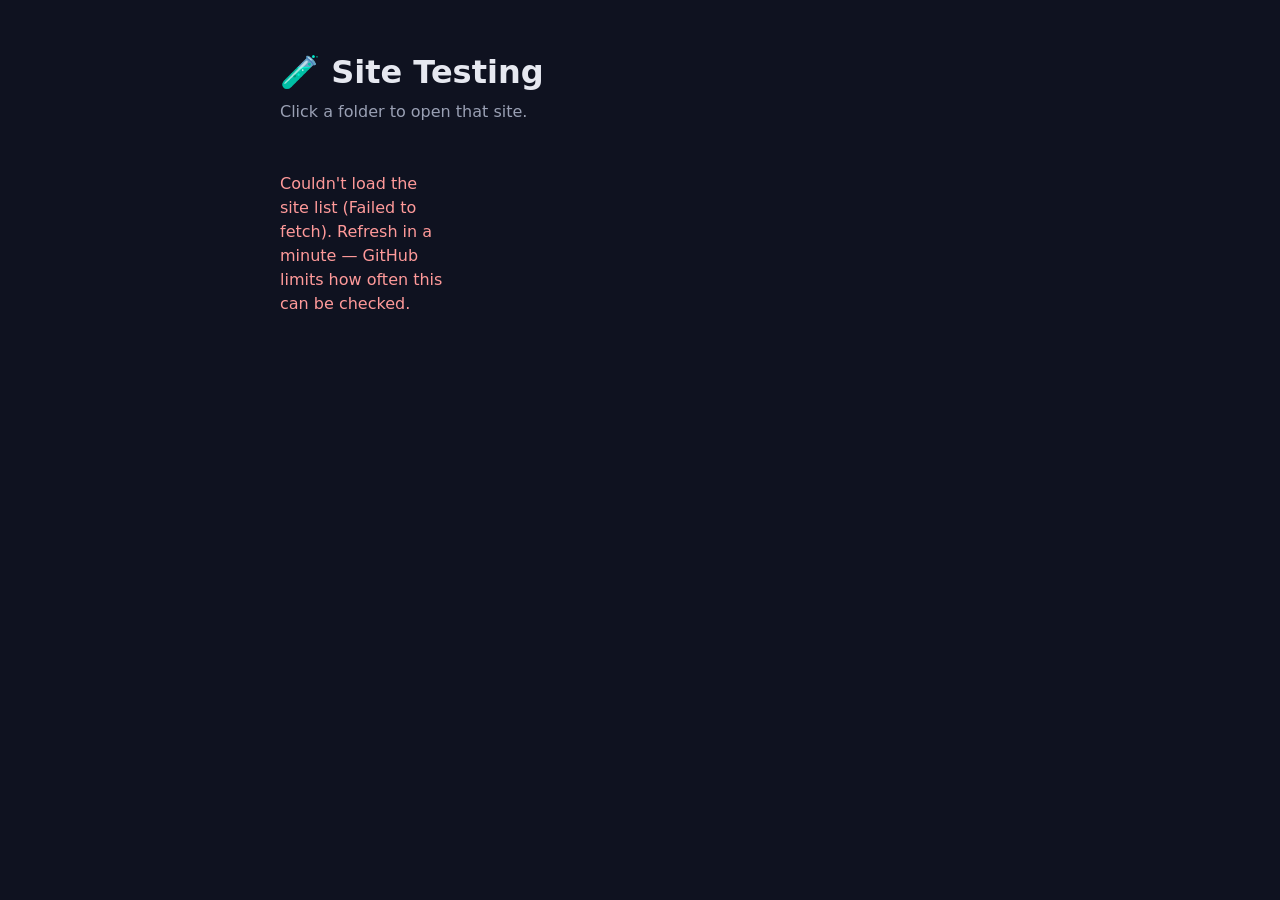
<file: index.html>
<!DOCTYPE html>
<html lang="en">
<head>
  <meta charset="UTF-8" />
  <meta name="viewport" content="width=device-width, initial-scale=1.0" />
  <title>Site Testing</title>
  <link rel="stylesheet" href="./assets/style.css" />
</head>
<body>
  <main class="hub">
    <header class="hub__header">
      <h1>🧪 Site Testing</h1>
      <p class="hub__subtitle">Click a folder to open that site.</p>
    </header>

    <ul id="folders" class="folders">
      <li class="status" id="status">Loading sites…</li>
    </ul>
  </main>

  <script src="./assets/folders.js"></script>
</body>
</html>
</file>
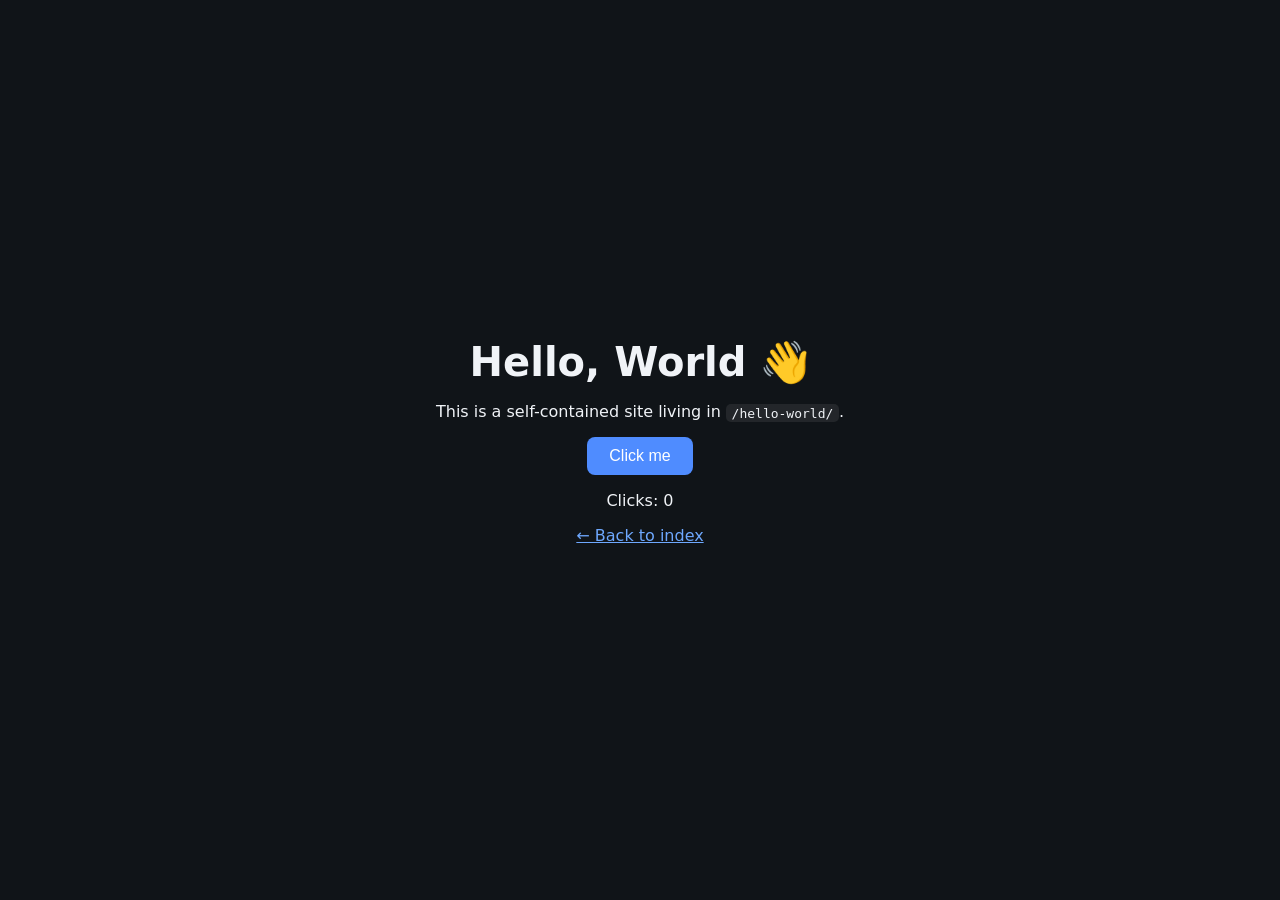
<file: hello-world/index.html>
<!DOCTYPE html>
<html lang="en">
<head>
  <meta charset="UTF-8" />
  <meta name="viewport" content="width=device-width, initial-scale=1.0" />
  <title>Hello World</title>
  <link rel="stylesheet" href="./style.css" />
</head>
<body>
  <main>
    <h1>Hello, World 👋</h1>
    <p>This is a self-contained site living in <code>/hello-world/</code>.</p>
    <button id="clickBtn">Click me</button>
    <p id="count">Clicks: 0</p>
    <p><a href="../">← Back to index</a></p>
  </main>
  <script src="./script.js"></script>
</body>
</html>
</file>
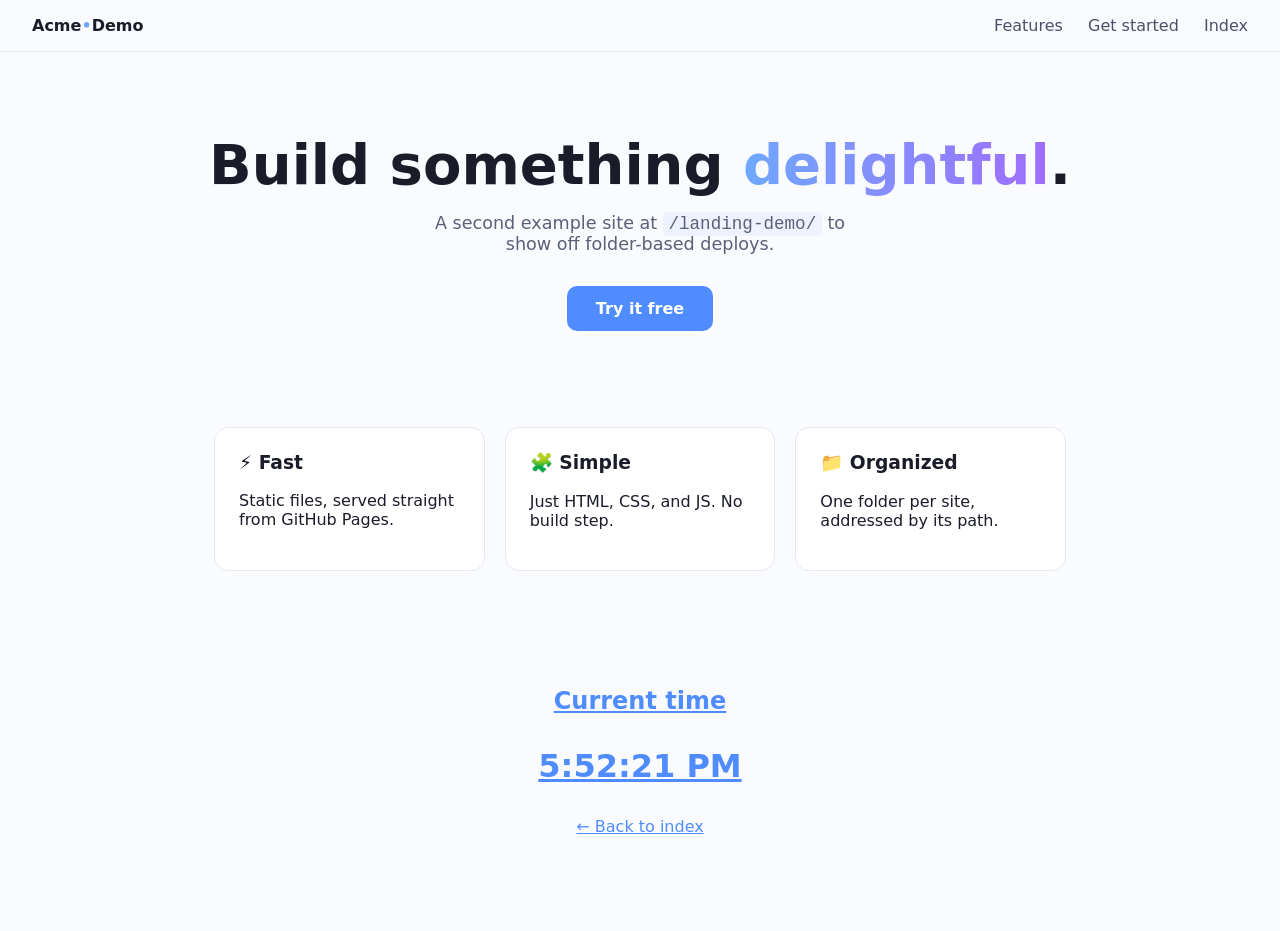
<file: landing-demo/index.html>
<!DOCTYPE html>
<html lang="en">
<head>
  <meta charset="UTF-8" />
  <meta name="viewport" content="width=device-width, initial-scale=1.0" />
  <title>Landing Demo</title>
  <link rel="stylesheet" href="./style.css" />
</head>
<body>
  <header class="nav">
    <span class="nav__brand">Acme<span>•</span>Demo</span>
    <nav>
      <a href="#features">Features</a>
      <a href="#cta">Get started</a>
      <a href="../">Index</a>
    </nav>
  </header>

  <section class="hero">
    <h1>Build something <span class="grad">delightful</span>.</h1>
    <p>A second example site at <code>/landing-demo/</code> to show off folder-based deploys.</p>
    <a class="btn" href="#cta">Try it free</a>
  </section>

  <section id="features" class="features">
    <article><h3>⚡ Fast</h3><p>Static files, served straight from GitHub Pages.</p></article>
    <article><h3>🧩 Simple</h3><p>Just HTML, CSS, and JS. No build step.</p></article>
    <article><h3>📁 Organized</h3><p>One folder per site, addressed by its path.</p></article>
  </section>

<a href="/<a href="/knuvu-wireframes-v4_26_19_12.html" download>
  
  <section id="cta" class="cta">
    <h2>Current time</h2>
    <p class="clock" id="clock">—</p>
    <p><a href="../">← Back to index</a></p>
  </section>

  <script src="./script.js"></script>
</body>
</html>
</file>
<file: assets/style.css>
:root {
  --bg: #0f1220;
  --panel: #181c2e;
  --text: #e6e8f0;
  --muted: #9aa0b4;
  --accent: #6ea8fe;
  --border: #2a3050;
}

* { box-sizing: border-box; }

body {
  margin: 0;
  font-family: system-ui, -apple-system, "Segoe UI", Roboto, sans-serif;
  background: var(--bg);
  color: var(--text);
  line-height: 1.5;
}

.hub {
  max-width: 760px;
  margin: 0 auto;
  padding: 3rem 1.25rem 4rem;
}

.hub__header h1 { margin: 0 0 .25rem; font-size: 2rem; }
.hub__subtitle { color: var(--muted); margin: 0 0 2rem; }

.folders {
  list-style: none;
  padding: 0;
  margin: 0;
  display: grid;
  grid-template-columns: repeat(auto-fill, minmax(150px, 1fr));
  gap: 1rem;
}

.folder a {
  display: flex;
  flex-direction: column;
  align-items: center;
  gap: .6rem;
  padding: 1.5rem 1rem;
  background: var(--panel);
  border: 1px solid var(--border);
  border-radius: 14px;
  text-decoration: none;
  color: inherit;
  text-align: center;
  transition: border-color .15s ease, transform .15s ease, background .15s ease;
}

.folder a:hover {
  border-color: var(--accent);
  background: #1f2440;
  transform: translateY(-3px);
}

.folder__icon { font-size: 2.75rem; line-height: 1; }

.folder__name {
  font-weight: 600;
  word-break: break-word;
}

.status {
  list-style: none;
  color: var(--muted);
  padding: 1rem 0;
}

.status--error { color: #ff9a9a; }
</file>
<file: hello-world/style.css>
body {
  margin: 0;
  min-height: 100vh;
  display: grid;
  place-items: center;
  font-family: system-ui, -apple-system, "Segoe UI", Roboto, sans-serif;
  background: #101418;
  color: #f0f3f7;
}

main {
  text-align: center;
  padding: 2rem;
}

h1 { font-size: 2.5rem; margin: 0 0 .5rem; }

button {
  font-size: 1rem;
  padding: .6rem 1.4rem;
  border: 0;
  border-radius: 8px;
  background: #4f8cff;
  color: white;
  cursor: pointer;
}

button:hover { background: #3b7bff; }

code {
  background: rgba(255, 255, 255, .08);
  padding: .1rem .35rem;
  border-radius: 5px;
}

a { color: #6ea8fe; }
</file>
<file: landing-demo/style.css>
* { box-sizing: border-box; }

body {
  margin: 0;
  font-family: system-ui, -apple-system, "Segoe UI", Roboto, sans-serif;
  color: #1a1d29;
  background: #fafbff;
}

.nav {
  display: flex;
  align-items: center;
  justify-content: space-between;
  padding: 1rem 2rem;
  border-bottom: 1px solid #e6e8f0;
}

.nav__brand { font-weight: 700; }
.nav__brand span { color: #6ea8fe; }
.nav nav a { margin-left: 1.25rem; color: #4a5068; text-decoration: none; }
.nav nav a:hover { color: #1a1d29; }

.hero {
  text-align: center;
  padding: 5rem 1.5rem 4rem;
}

.hero h1 { font-size: clamp(2rem, 6vw, 3.5rem); margin: 0 0 1rem; }
.grad {
  background: linear-gradient(90deg, #6ea8fe, #a06efe);
  -webkit-background-clip: text;
  background-clip: text;
  color: transparent;
}

.hero p { color: #5a6078; font-size: 1.1rem; max-width: 40ch; margin: 0 auto 2rem; }

.btn {
  display: inline-block;
  padding: .8rem 1.8rem;
  background: #4f8cff;
  color: #fff;
  border-radius: 10px;
  text-decoration: none;
  font-weight: 600;
}
.btn:hover { background: #3b7bff; }

.features {
  display: grid;
  grid-template-columns: repeat(auto-fit, minmax(220px, 1fr));
  gap: 1.25rem;
  max-width: 900px;
  margin: 0 auto;
  padding: 2rem 1.5rem;
}

.features article {
  background: #fff;
  border: 1px solid #e6e8f0;
  border-radius: 14px;
  padding: 1.5rem;
}
.features h3 { margin-top: 0; }

.cta {
  text-align: center;
  padding: 4rem 1.5rem 5rem;
}
.clock {
  font-size: 2rem;
  font-variant-numeric: tabular-nums;
  font-weight: 700;
}

code {
  background: #eef2ff;
  padding: .1rem .35rem;
  border-radius: 5px;
}
a { color: #4f8cff; }
</file>
